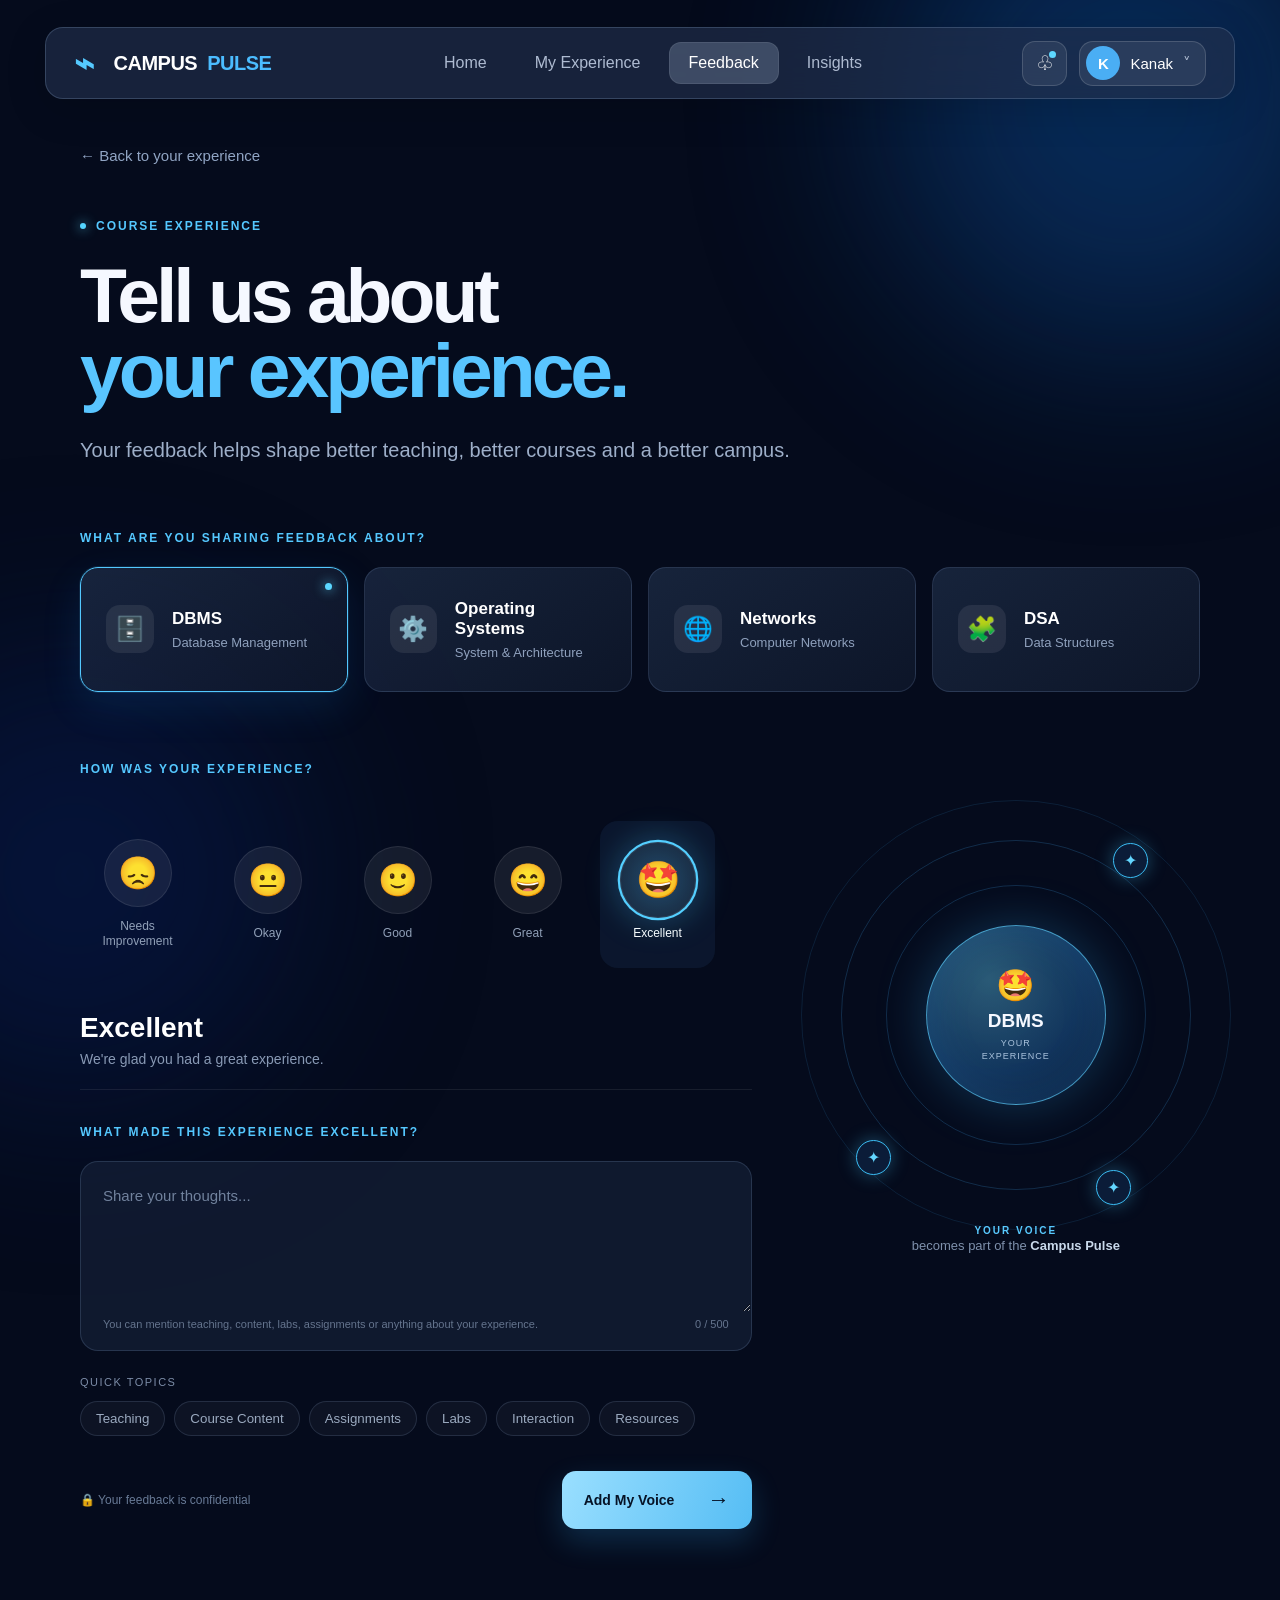
<file: feedback.html>
<!DOCTYPE html>
<html lang="en">
<head>
    <meta charset="UTF-8">
    <meta name="viewport" content="width=device-width, initial-scale=1.0">

    <title>Campus Pulse | Feedback</title>

    <link rel="stylesheet" href="css/style.css">
    <link rel="stylesheet" href="css/feedback.css">
</head>

<body>

    <!-- Background -->
    <div class="background-glow glow-one"></div>
    <div class="background-glow glow-two"></div>

    <!-- NAVBAR -->
    <header class="navbar">

        <div class="brand">
            <span class="brand-icon">⌁</span>
            <span class="brand-white">CAMPUS</span>
            <span class="brand-blue">PULSE</span>
        </div>

        <nav class="nav-links">

            <a href="index.html">Home</a>

            <a href="experience.html">
                My Experience
            </a>

            <a href="feedback.html" class="active">
                Feedback
            </a>

            <a href="insights.html">
                Insights
            </a>

        </nav>

        <div class="nav-right">

            <button class="notification">
                ♧
                <span class="notification-dot"></span>
            </button>

            <button class="profile">

                <span class="profile-circle">
                    K
                </span>

                <span>Kanak</span>

                <span class="arrow">
                    ˅
                </span>

            </button>

        </div>

    </header>


    <!-- MAIN -->
    <main class="feedback-page">

        <!-- BACK -->
        <a href="experience.html" class="back-link">
            ← Back to your experience
        </a>


        <!-- HERO -->
        <section class="feedback-hero">

            <div class="hero-label">
                <span></span>
                COURSE EXPERIENCE
            </div>

            <h1>
                Tell us about<br>
                <span>your experience.</span>
            </h1>

            <p>
                Your feedback helps shape better teaching,
                better courses and a better campus.
            </p>

        </section>


        <!-- COURSE SELECTION -->
        <section class="feedback-section">

            <div class="section-label">
                WHAT ARE YOU SHARING FEEDBACK ABOUT?
            </div>


            <div class="course-grid">

                <button class="course-card selected"
                        data-course="DBMS">

                    <div class="course-icon">
                        🗄️
                    </div>

                    <div>
                        <h3>DBMS</h3>
                        <p>Database Management</p>
                    </div>

                    <span class="selected-dot"></span>

                </button>


                <button class="course-card"
                        data-course="Operating Systems">

                    <div class="course-icon">
                        ⚙️
                    </div>

                    <div>
                        <h3>Operating Systems</h3>
                        <p>System & Architecture</p>
                    </div>

                    <span class="selected-dot"></span>

                </button>


                <button class="course-card"
                        data-course="Networks">

                    <div class="course-icon">
                        🌐
                    </div>

                    <div>
                        <h3>Networks</h3>
                        <p>Computer Networks</p>
                    </div>

                    <span class="selected-dot"></span>

                </button>


                <button class="course-card"
                        data-course="DSA">

                    <div class="course-icon">
                        🧩
                    </div>

                    <div>
                        <h3>DSA</h3>
                        <p>Data Structures</p>
                    </div>

                    <span class="selected-dot"></span>

                </button>

            </div>

        </section>


        <!-- FEEDBACK AREA -->
        <section class="experience-layout">


            <!-- LEFT -->
            <div class="experience-content">

                <div class="section-label">
                    HOW WAS YOUR EXPERIENCE?
                </div>


                <!-- EMOTION -->
                <div class="emotion-container">

                    <button class="emotion"
                            data-rating="1">

                        <span>😞</span>

                        <small>
                            Needs<br>
                            Improvement
                        </small>

                    </button>


                    <button class="emotion"
                            data-rating="2">

                        <span>😐</span>

                        <small>
                            Okay
                        </small>

                    </button>


                    <button class="emotion"
                            data-rating="3">

                        <span>🙂</span>

                        <small>
                            Good
                        </small>

                    </button>


                    <button class="emotion"
                            data-rating="4">

                        <span>😄</span>

                        <small>
                            Great
                        </small>

                    </button>


                    <button class="emotion active"
                            data-rating="5">

                        <span>🤩</span>

                        <small>
                            Excellent
                        </small>

                    </button>

                </div>


                <!-- DYNAMIC MESSAGE -->

                <div class="rating-message">

                    <h2 id="ratingTitle">
                        Excellent
                    </h2>

                    <p id="ratingDescription">
                        We're glad you had a great experience.
                    </p>

                </div>


                <!-- COMMENT -->

                <div class="comment-section">

                    <div class="section-label">
                        <span id="questionText">
                            WHAT MADE THIS EXPERIENCE EXCELLENT?
                        </span>
                    </div>


                    <div class="textarea-wrapper">

                        <textarea
                            id="feedbackText"
                            maxlength="500"
                            placeholder="Share your thoughts..."
                        ></textarea>

                        <div class="textarea-footer">

                            <span>
                                You can mention teaching,
                                content, labs, assignments
                                or anything about your experience.
                            </span>

                            <span id="charCount">
                                0 / 500
                            </span>

                        </div>

                    </div>


                    <!-- TAGS -->

                    <div class="tag-section">

                        <span class="tag-title">
                            QUICK TOPICS
                        </span>

                        <div class="tags">

                            <button class="tag">
                                Teaching
                            </button>

                            <button class="tag">
                                Course Content
                            </button>

                            <button class="tag">
                                Assignments
                            </button>

                            <button class="tag">
                                Labs
                            </button>

                            <button class="tag">
                                Interaction
                            </button>

                            <button class="tag">
                                Resources
                            </button>

                        </div>

                    </div>

                </div>


                <!-- SUBMIT -->

                <div class="submit-area">

                    <div class="privacy">
                        🔒 Your feedback is confidential
                    </div>

                    <button id="submitFeedback"
                            class="submit-button">

                        <span>
                            Add My Voice
                        </span>

                        <strong>→</strong>

                    </button>

                </div>

            </div>


            <!-- RIGHT VISUAL -->

            <aside class="experience-visual">

                <div class="orb-container">

                    <div class="orbit orbit-one"></div>
                    <div class="orbit orbit-two"></div>
                    <div class="orbit orbit-three"></div>


                    <div class="orbit-node node-one">
                        ✦
                    </div>

                    <div class="orbit-node node-two">
                        ✦
                    </div>

                    <div class="orbit-node node-three">
                        ✦
                    </div>


                    <div class="main-orb">

                        <div class="orb-icon">
                            🤩
                        </div>

                        <div class="orb-course">
                            DBMS
                        </div>

                        <div class="orb-text">
                            YOUR<br>
                            EXPERIENCE
                        </div>

                    </div>

                </div>


                <div class="visual-caption">

                    <span>YOUR VOICE</span>

                    <p>
                        becomes part of the
                        <strong>Campus Pulse</strong>
                    </p>

                </div>

            </aside>

        </section>

    </main>


    <!-- SUCCESS MODAL -->

    <div class="success-overlay" id="successOverlay">

        <div class="success-card">

            <div class="success-orb">
                ✓
            </div>

            <h2>
                Your voice has been heard.
            </h2>

            <p>
                Your experience is now part of
                Campus Pulse.
            </p>

            <button id="closeSuccess">
                Continue →
            </button>

        </div>

    </div>


    <script src="js/feedback.js"></script>

</body>
</html>
</file>
<file: css/style.css>
/* =========================================
   GLOBAL
========================================= */

* {
    margin: 0;
    padding: 0;
    box-sizing: border-box;
}

:root {
    --background: #061126;
    --background-two: #0a1d3c;

    --text: #f5f8ff;
    --muted: #9eabc3;

    --blue: #66bfff;
    --cyan: #62e5ff;

    --glass: rgba(255, 255, 255, 0.075);
    --glass-border: rgba(255, 255, 255, 0.16);

    --radius: 20px;
}

html {
    scroll-behavior: smooth;
}

body {
    min-height: 100vh;

    font-family: "Inter", sans-serif;

    color: var(--text);

    background:
        radial-gradient(
            circle at 78% 40%,
            rgba(40, 142, 221, 0.28),
            transparent 35%
        ),
        radial-gradient(
            circle at 20% 20%,
            rgba(50, 86, 180, 0.18),
            transparent 35%
        ),
        linear-gradient(
            135deg,
            #030a19,
            #06152e 55%,
            #0a2749
        );

    overflow-x: hidden;
}


/* =========================================
   BACKGROUND
========================================= */

.background-grid {

    position: fixed;

    inset: 0;

    pointer-events: none;

    opacity: 0.12;

    background-image:
        linear-gradient(
            rgba(255,255,255,0.04) 1px,
            transparent 1px
        ),
        linear-gradient(
            90deg,
            rgba(255,255,255,0.04) 1px,
            transparent 1px
        );

    background-size: 80px 80px;

    mask-image:
        radial-gradient(
            ellipse at center,
            black,
            transparent 80%
        );
}


.background-glow {

    position: fixed;

    width: 500px;
    height: 500px;

    border-radius: 50%;

    filter: blur(100px);

    pointer-events: none;

    opacity: 0.25;
}

.glow-one {

    right: -150px;
    top: 100px;

    background: #278ddd;
}

.glow-two {

    left: -200px;
    bottom: -200px;

    background: #3345a8;
}


/* =========================================
   NAVBAR
========================================= */

.navbar {

    position: relative;

    width: calc(100% - 100px);

    margin: 28px auto 0;

    height: 64px;

    padding: 0 18px 0 24px;

    display: flex;

    align-items: center;

    justify-content: space-between;

    border: 1px solid var(--glass-border);

    background: rgba(255,255,255,0.075);

    backdrop-filter: blur(22px);

    -webkit-backdrop-filter: blur(22px);

    border-radius: 16px;

    box-shadow:
        0 20px 50px rgba(0,0,0,0.25);

    z-index: 20;
}


/* BRAND */

.brand {

    display: flex;

    align-items: center;

    gap: 10px;

    font-size: 16px;

    font-weight: 700;

    letter-spacing: 0.2px;
}

.brand strong {
    color: var(--blue);
}


.pulse-logo {

    width: 30px;
    height: 30px;

    display: flex;

    align-items: center;
    justify-content: center;

    color: var(--cyan);

    font-size: 18px;
}


/* NAV LINKS */

.nav-links {

    display: flex;

    gap: 8px;

    margin-left: 80px;

    flex: 1;
}

.nav-link {

    color: #aebbd0;

    text-decoration: none;

    padding: 10px 17px;

    border-radius: 10px;

    font-size: 14px;

    transition: 0.3s;
}

.nav-link:hover {

    color: white;

    background: rgba(255,255,255,0.07);
}

.nav-link.active {

    color: white;

    background: rgba(255,255,255,0.15);

    box-shadow:
        inset 0 0 0 1px rgba(255,255,255,0.1);
}


/* RIGHT NAV */

.nav-right {

    display: flex;

    align-items: center;

    gap: 10px;
}

.notification-btn {

    position: relative;

    width: 40px;
    height: 40px;

    border-radius: 12px;

    border: 1px solid var(--glass-border);

    background: rgba(255,255,255,0.07);

    color: #d6e1f1;

    cursor: pointer;

    transition: 0.3s;
}

.notification-btn:hover {

    background: rgba(255,255,255,0.14);

    transform: translateY(-2px);
}

.notification-dot {

    position: absolute;

    width: 6px;
    height: 6px;

    border-radius: 50%;

    background: var(--cyan);

    top: 8px;
    right: 9px;
}


.profile {

    height: 42px;

    display: flex;

    align-items: center;

    gap: 10px;

    padding: 5px 13px 5px 6px;

    border-radius: 13px;

    border: 1px solid var(--glass-border);

    background: rgba(255,255,255,0.07);

    color: white;

    cursor: pointer;
}

.profile i {

    font-size: 10px;

    color: #9cabc0;
}

.avatar {

    width: 31px;
    height: 31px;

    border-radius: 50%;

    display: flex;

    align-items: center;
    justify-content: center;

    background:
        linear-gradient(
            135deg,
            #66c9ff,
            #3569ca
        );

    font-weight: 700;

    font-size: 13px;
}


/* =========================================
   MAIN
========================================= */

.main-container {

    width: calc(100% - 100px);

    margin: 0 auto;

    padding-bottom: 40px;
}


/* =========================================
   HERO
========================================= */

.hero-section {

    min-height: 650px;

    display: grid;

    grid-template-columns: 43% 57%;

    align-items: center;

    gap: 10px;
}


/* HERO TEXT */

.hero-content {

    padding-left: 20px;

    position: relative;

    z-index: 5;
}


.eyebrow {

    display: flex;

    align-items: center;

    gap: 8px;

    color: #85bde4;

    font-size: 11px;

    letter-spacing: 1.7px;

    font-weight: 600;

    margin-bottom: 20px;
}

.eyebrow-dot {

    width: 7px;
    height: 7px;

    border-radius: 50%;

    background: var(--cyan);

    box-shadow:
        0 0 14px var(--cyan);
}


.hero-content h1 {

    font-size: clamp(55px, 5.2vw, 84px);

    line-height: 0.98;

    letter-spacing: -4px;

    font-weight: 800;

    margin-bottom: 28px;

    text-shadow:
        0 5px 30px rgba(0,0,0,0.25);
}

.hero-content h1 span {

    background:
        linear-gradient(
            100deg,
            #ffffff,
            #8fcfff
        );

    -webkit-background-clip: text;

    background-clip: text;

    color: transparent;
}


.hero-description {

    color: #a9b7cc;

    font-size: 17px;

    line-height: 1.7;

    max-width: 510px;

    margin-bottom: 32px;
}


/* HERO BUTTONS */

.hero-actions {

    display: flex;

    align-items: center;

    gap: 18px;
}


.primary-btn {

    border: none;

    padding: 15px 20px 15px 24px;

    border-radius: 13px;

    background:
        linear-gradient(
            135deg,
            #a8dcff,
            #63bfff
        );

    color: #041329;

    font-weight: 700;

    font-size: 14px;

    display: flex;

    align-items: center;

    gap: 15px;

    cursor: pointer;

    box-shadow:
        0 0 30px rgba(83,190,255,0.32);

    transition: 0.3s;
}

.primary-btn:hover {

    transform: translateY(-3px);

    box-shadow:
        0 0 45px rgba(83,190,255,0.48);
}

.primary-btn i {

    transition: 0.3s;
}

.primary-btn:hover i {

    transform: translateX(5px);
}


.secondary-btn {

    border: none;

    background: transparent;

    color: #aab7ca;

    font-size: 14px;

    cursor: pointer;

    transition: 0.3s;
}

.secondary-btn:hover {

    color: white;
}


.trust-message {

    margin-top: 25px;

    display: flex;

    align-items: center;

    gap: 8px;

    color: #71829e;

    font-size: 11px;
}


/* =========================================
   EXPERIENCE UNIVERSE
========================================= */

.universe-container {

    position: relative;

    width: 700px;

    height: 610px;

    margin-left: -20px;
}


/* ORBITS */

.orbit {

    position: absolute;

    border: 1px solid rgba(103,190,255,0.14);

    border-radius: 50%;

    left: 50%;
    top: 50%;

    transform: translate(-50%, -50%);

    pointer-events: none;
}

.orbit-large {

    width: 590px;
    height: 590px;

    animation: rotateOrbit 45s linear infinite;
}

.orbit-medium {

    width: 430px;
    height: 430px;

    border-color: rgba(103,190,255,0.18);

    animation: rotateOrbitReverse 30s linear infinite;
}

.orbit-small {

    width: 280px;
    height: 280px;

    border-color: rgba(103,190,255,0.22);
}


@keyframes rotateOrbit {

    from {
        transform: translate(-50%, -50%) rotate(0deg);
    }

    to {
        transform: translate(-50%, -50%) rotate(360deg);
    }
}

@keyframes rotateOrbitReverse {

    from {
        transform: translate(-50%, -50%) rotate(360deg);
    }

    to {
        transform: translate(-50%, -50%) rotate(0deg);
    }
}


/* CONNECTIONS */

.connections {

    position: absolute;

    inset: 0;

    width: 100%;
    height: 100%;

    z-index: 1;
}

.connection-line {

    stroke: rgba(101,199,255,0.5);

    stroke-width: 1.3;

    stroke-dasharray: 4 8;

    animation: connectionFlow 5s linear infinite;
}

.courses-line {

    stroke: rgba(105,224,255,0.9);

    stroke-width: 2.3;

    filter:
        drop-shadow(0 0 5px rgba(76,215,255,0.6));
}

@keyframes connectionFlow {

    to {
        stroke-dashoffset: -100;
    }
}


/* =========================================
   CENTRAL NODE
========================================= */

.central-node {

    position: absolute;

    left: 50%;
    top: 50%;

    transform: translate(-50%, -50%);

    width: 170px;
    height: 170px;

    border-radius: 50%;

    display: flex;

    align-items: center;
    justify-content: center;

    background:
        radial-gradient(
            circle,
            rgba(99,213,255,0.32),
            rgba(43,102,165,0.2) 55%,
            rgba(20,54,91,0.2)
        );

    border: 1px solid rgba(146,220,255,0.45);

    box-shadow:
        0 0 30px rgba(72,193,255,0.25),
        inset 0 0 35px rgba(101,210,255,0.18);

    z-index: 5;

    animation: centralPulse 4s ease-in-out infinite;
}

@keyframes centralPulse {

    50% {

        box-shadow:
            0 0 55px rgba(72,193,255,0.38),
            inset 0 0 45px rgba(101,210,255,0.22);
    }
}


.central-inner {

    text-align: center;

    position: relative;

    z-index: 2;
}

.central-icon {

    width: 28px;
    height: 28px;

    margin: 0 auto 7px;

    color: #a7e3ff;

    font-size: 18px;
}

.central-inner h2 {

    font-size: 25px;

    letter-spacing: 1px;

    margin-bottom: 3px;
}

.central-inner p {

    color: #d2e5f5;

    font-size: 12px;

    line-height: 1.4;
}


/* =========================================
   EXPERIENCE NODES
========================================= */

.experience-node {

    position: absolute;

    min-width: 155px;

    padding: 12px 15px;

    display: flex;

    align-items: center;

    gap: 10px;

    border: 1px solid rgba(174,220,248,0.25);

    background:
        linear-gradient(
            135deg,
            rgba(255,255,255,0.12),
            rgba(255,255,255,0.05)
        );

    backdrop-filter: blur(16px);

    -webkit-backdrop-filter: blur(16px);

    color: white;

    border-radius: 30px;

    cursor: pointer;

    z-index: 7;

    box-shadow:
        0 15px 30px rgba(0,0,0,0.18);

    transition:
        transform 0.35s,
        box-shadow 0.35s,
        border-color 0.35s;
}

.experience-node:hover {

    transform: scale(1.06);

    border-color: rgba(130,220,255,0.65);

    box-shadow:
        0 0 25px rgba(71,192,255,0.2);
}


.node-icon {

    width: 36px;
    height: 36px;

    flex-shrink: 0;

    border-radius: 50%;

    display: flex;

    align-items: center;
    justify-content: center;

    background: rgba(255,255,255,0.1);

    color: #a8dcff;

    font-size: 15px;
}

.experience-node strong {

    display: block;

    font-size: 13px;

    text-align: left;

    letter-spacing: 0.3px;
}

.experience-node small {

    display: block;

    color: #b1c2d6;

    font-size: 10px;

    margin-top: 3px;

    white-space: nowrap;
}

.status-dot {

    position: absolute;

    width: 6px;
    height: 6px;

    background: #55edbb;

    border-radius: 50%;

    right: 11px;
    top: 9px;

    box-shadow:
        0 0 8px #55edbb;
}


/* NODE POSITIONS */

.faculty-node {

    left: 70px;
    top: 70px;
}

.courses-node {

    right: 20px;
    top: 70px;
}

.campus-node {

    left: 40px;
    top: 270px;
}

.labs-node {

    right: 5px;
    top: 315px;
}

.feedback-node {

    left: 190px;
    bottom: 25px;
}


/* ACTIVE */

.active-node {

    border-color: rgba(109,222,255,0.7);

    box-shadow:
        0 0 30px rgba(63,203,255,0.3);
}


/* =========================================
   TOOLTIP
========================================= */

.node-tooltip {

    position: absolute;

    right: 0;
    top: 145px;

    width: 190px;

    padding: 15px;

    border-radius: 14px;

    background:
        rgba(35,67,100,0.72);

    backdrop-filter: blur(18px);

    border: 1px solid rgba(174,220,248,0.25);

    z-index: 10;

    box-shadow:
        0 20px 40px rgba(0,0,0,0.25);

    animation: tooltipFloat 3s ease-in-out infinite;
}

@keyframes tooltipFloat {

    50% {
        transform: translateY(-5px);
    }
}

.tooltip-label {

    font-size: 9px;

    letter-spacing: 1px;

    color: #93b5d4;

    margin-bottom: 7px;
}

.node-tooltip strong {

    display: block;

    font-size: 13px;

    margin-bottom: 12px;
}

.node-tooltip button {

    border: none;

    background: transparent;

    color: #8ddcff;

    font-size: 11px;

    cursor: pointer;
}


/* =========================================
   PARTICLES
========================================= */

.particle {

    position: absolute;

    width: 4px;
    height: 4px;

    border-radius: 50%;

    background: #8edfff;

    box-shadow:
        0 0 12px #8edfff;

    opacity: 0.7;

    animation: particleFloat 5s ease-in-out infinite;
}

.particle-one {
    left: 15%;
    top: 40%;
}

.particle-two {
    right: 20%;
    top: 20%;
    animation-delay: 1s;
}

.particle-three {
    right: 25%;
    bottom: 15%;
    animation-delay: 2s;
}

.particle-four {
    left: 45%;
    top: 8%;
    animation-delay: 3s;
}

@keyframes particleFloat {

    50% {
        transform: translateY(-15px);
        opacity: 1;
    }
}


/* =========================================
   BOTTOM CARDS
========================================= */

.bottom-section {

    display: grid;

    grid-template-columns: 1.1fr 1.8fr 1fr;

    gap: 18px;

    align-items: stretch;
}


.glass-card {

    border: 1px solid var(--glass-border);

    background:
        linear-gradient(
            135deg,
            rgba(255,255,255,0.09),
            rgba(255,255,255,0.045)
        );

    backdrop-filter: blur(18px);

    border-radius: 18px;

    box-shadow:
        0 20px 45px rgba(0,0,0,0.16);
}


.progress-card,
.emotion-card,
.insight-card {

    padding: 20px;
}


.card-heading {

    display: flex;

    align-items: center;

    justify-content: space-between;

    color: #a9bad0;

    font-size: 10px;

    font-weight: 600;

    letter-spacing: 1px;

    margin-bottom: 15px;
}

.card-heading i {

    color: #73d4ff;
}


/* =========================================
   PROGRESS
========================================= */

.progress-content {

    display: flex;

    align-items: center;

    gap: 18px;
}


.progress-ring {

    position: relative;

    width: 105px;
    height: 105px;

    flex-shrink: 0;
}

.progress-ring svg {

    width: 100%;
    height: 100%;

    transform: rotate(-90deg);
}

.progress-ring circle {

    fill: none;

    stroke-width: 7;
}

.ring-background {

    stroke: rgba(255,255,255,0.08);
}

.ring-progress {

    stroke: #6edcff;

    stroke-linecap: round;

    stroke-dasharray: 314;

    stroke-dashoffset: 104;

    filter:
        drop-shadow(0 0 7px rgba(75,215,255,0.6));
}

.progress-number {

    position: absolute;

    inset: 0;

    display: flex;

    align-items: center;
    justify-content: center;

    font-size: 24px;

    font-weight: 700;
}

.progress-text strong {

    display: block;

    font-size: 12px;

    margin-bottom: 8px;
}

.progress-text span {

    display: block;

    color: #899ab1;

    font-size: 10px;

    line-height: 1.5;
}


/* =========================================
   EMOTION
========================================= */

.emotion-list {

    display: flex;

    justify-content: space-between;

    align-items: center;

    gap: 8px;
}

.emotion {

    border: none;

    background: transparent;

    color: #aab8ca;

    cursor: pointer;

    text-align: center;

    transition: 0.3s;
}

.emotion span {

    width: 45px;
    height: 45px;

    display: flex;

    align-items: center;
    justify-content: center;

    margin: auto;

    font-size: 24px;

    border-radius: 50%;

    background: rgba(255,255,255,0.08);

    border: 1px solid rgba(255,255,255,0.09);

    transition: 0.3s;
}

.emotion small {

    display: block;

    margin-top: 8px;

    font-size: 9px;

    white-space: nowrap;
}

.emotion:hover span {

    transform: translateY(-4px);

    background: rgba(255,255,255,0.14);
}

.emotion.selected span {

    border-color: #72dcff;

    box-shadow:
        0 0 20px rgba(85,209,255,0.3);

    transform: translateY(-4px);
}

.emotion.selected {

    color: white;
}


/* =========================================
   INSIGHT
========================================= */

.insight-header {

    display: flex;

    align-items: center;

    gap: 10px;

    font-size: 10px;

    letter-spacing: 1px;

    color: #aabdd1;

    margin-bottom: 15px;
}

.ai-icon {

    width: 27px;
    height: 27px;

    border-radius: 9px;

    display: flex;

    align-items: center;
    justify-content: center;

    background: rgba(94,209,255,0.13);

    color: #78ddff;
}

.insight-card p {

    color: #b5c5d7;

    font-size: 12px;

    line-height: 1.6;

    margin-bottom: 12px;
}

.insight-card p strong {

    color: white;
}

.trend {

    display: flex;

    align-items: center;

    gap: 8px;

    color: #67e3bd;
}

.trend i {

    font-size: 15px;
}

.trend strong {

    font-size: 18px;
}

.trend span {

    color: #73869d;

    font-size: 9px;
}


/* =========================================
   MODAL
========================================= */

.modal-overlay {

    position: fixed;

    inset: 0;

    display: none;

    align-items: center;
    justify-content: center;

    background: rgba(1,7,18,0.72);

    backdrop-filter: blur(10px);

    z-index: 100;
}

.modal-overlay.show {

    display: flex;
}

.feedback-modal {

    position: relative;

    width: 500px;

    padding: 40px;

    border-radius: 24px;

    border: 1px solid rgba(150,220,255,0.2);

    background:
        linear-gradient(
            135deg,
            rgba(22,49,79,0.95),
            rgba(9,25,47,0.95)
        );

    box-shadow:
        0 30px 100px rgba(0,0,0,0.5);

    animation: modalIn 0.35s ease;
}

@keyframes modalIn {

    from {
        opacity: 0;
        transform: translateY(20px) scale(0.97);
    }

    to {
        opacity: 1;
        transform: translateY(0) scale(1);
    }
}

.close-modal {

    position: absolute;

    right: 20px;
    top: 20px;

    width: 35px;
    height: 35px;

    border: none;

    border-radius: 10px;

    background: rgba(255,255,255,0.07);

    color: #aab9ca;

    cursor: pointer;
}

.modal-icon {

    width: 50px;
    height: 50px;

    border-radius: 15px;

    display: flex;

    align-items: center;
    justify-content: center;

    background: rgba(94,211,255,0.12);

    color: #6fdcff;

    font-size: 22px;

    margin-bottom: 20px;
}

.modal-label {

    font-size: 10px;

    letter-spacing: 1.5px;

    color: #6fdcff;
}

.feedback-modal h2 {

    font-size: 30px;

    line-height: 1.2;

    margin: 12px 0 25px;
}

.modal-options {

    display: grid;

    grid-template-columns: 1fr 1fr;

    gap: 12px;
}

.modal-options button {

    padding: 18px;

    border: 1px solid rgba(255,255,255,0.12);

    background: rgba(255,255,255,0.06);

    color: white;

    border-radius: 14px;

    cursor: pointer;

    display: flex;

    align-items: center;

    gap: 10px;

    transition: 0.3s;
}

.modal-options button:hover {

    border-color: #6bdcff;

    background: rgba(87,204,255,0.1);

    transform: translateY(-2px);
}

.modal-options i {

    color: #76dfff;
}


/* =========================================
   RESPONSIVE
========================================= */

@media (max-width: 1200px) {

    .navbar,
    .main-container {

        width: calc(100% - 40px);
    }

    .hero-section {

        grid-template-columns: 1fr;

        padding-top: 60px;
    }

    .hero-content {

        padding-left: 0;
    }

    .universe-container {

        margin: 0 auto;
    }

    .bottom-section {

        grid-template-columns: 1fr 1fr;
    }

    .insight-card {

        grid-column: span 2;
    }
}


@media (max-width: 800px) {

    .navbar {

        width: calc(100% - 20px);

        margin-top: 10px;
    }

    .nav-links {

        display: none;
    }

    .main-container {

        width: calc(100% - 30px);
    }

    .hero-content h1 {

        font-size: 48px;

        letter-spacing: -2px;
    }

    .universe-container {

        transform: scale(0.75);

        transform-origin: top center;

        margin-bottom: -120px;
    }

    .bottom-section {

        grid-template-columns: 1fr;
    }

    .insight-card {

        grid-column: span 1;
    }
}
</file>
<file: css/feedback.css>
/* =========================================
   FEEDBACK PAGE
========================================= */

* {
    box-sizing: border-box;
}

body {
    margin: 0;
    background: #050b1c;
    color: #f5f8ff;
    font-family: Arial, Helvetica, sans-serif;
    overflow-x: hidden;
}


/* =========================================
   BACKGROUND
========================================= */

.background-glow {
    position: fixed;
    pointer-events: none;
    filter: blur(100px);
    border-radius: 50%;
    opacity: 0.45;
    z-index: -1;
}

.glow-one {
    width: 500px;
    height: 500px;
    background: #0b4f9c;
    top: -150px;
    right: -100px;
}

.glow-two {
    width: 450px;
    height: 450px;
    background: #071e5b;
    bottom: -200px;
    left: -150px;
}


/* =========================================
   NAVBAR
========================================= */

.navbar {
    width: calc(100% - 90px);
    height: 72px;

    margin: 27px 45px 0;

    padding: 0 28px;

    display: flex;
    align-items: center;

    background: rgba(35, 49, 77, 0.65);

    border: 1px solid rgba(160, 190, 225, 0.22);

    border-radius: 18px;

    backdrop-filter: blur(20px);

    box-shadow:
        0 10px 40px rgba(0, 0, 0, 0.15);
}


/* BRAND */

.brand {
    display: flex;
    align-items: center;

    min-width: 270px;

    font-size: 20px;
    font-weight: 800;

    letter-spacing: -0.5px;
}

.brand-icon {
    color: #55caff;
    font-size: 34px;
    margin-right: 10px;
}

.brand-white {
    color: white;
}

.brand-blue {
    color: #4bbcff;
}


/* NAV LINKS */

.nav-links {
    display: flex;
    align-items: center;
    gap: 8px;

    flex: 1;
}

.nav-links a {
    color: #aebbd1;

    text-decoration: none;

    padding: 12px 20px;

    border-radius: 12px;

    font-size: 16px;

    transition: 0.25s ease;
}

.nav-links a:hover {
    color: white;
    background: rgba(255,255,255,0.08);
}

.nav-links a.active {
    color: white;

    background: rgba(110, 125, 150, 0.45);

    box-shadow:
        inset 0 0 0 1px rgba(255,255,255,0.08);
}


/* NAV RIGHT */

.nav-right {
    display: flex;
    align-items: center;
    gap: 12px;
}

.notification {
    width: 45px;
    height: 45px;

    border-radius: 13px;

    border: 1px solid rgba(255,255,255,0.15);

    background: rgba(255,255,255,0.08);

    color: white;

    font-size: 20px;

    position: relative;
}

.notification-dot {
    width: 7px;
    height: 7px;

    position: absolute;

    right: 10px;
    top: 9px;

    background: #5ed8ff;

    border-radius: 50%;
}


.profile {
    height: 45px;

    display: flex;
    align-items: center;

    gap: 10px;

    padding: 5px 14px 5px 6px;

    border-radius: 14px;

    border: 1px solid rgba(255,255,255,0.15);

    background: rgba(255,255,255,0.08);

    color: white;

    font-size: 15px;
}

.profile-circle {
    width: 34px;
    height: 34px;

    display: flex;
    align-items: center;
    justify-content: center;

    border-radius: 50%;

    background: #4aaef4;

    font-weight: bold;
}

.arrow {
    color: #aebbd1;
}


/* =========================================
   PAGE CONTAINER
========================================= */

.feedback-page {

    width: calc(100% - 160px);

    max-width: 1380px;

    margin: 0 auto;

    padding: 48px 0 80px;
}


/* =========================================
   BACK
========================================= */

.back-link {
    color: #91a5c4;

    text-decoration: none;

    font-size: 15px;

    display: inline-block;

    margin-bottom: 55px;

    transition: 0.2s;
}

.back-link:hover {
    color: #65caff;
}


/* =========================================
   HERO
========================================= */

.feedback-hero {
    max-width: 850px;
}

.hero-label,
.section-label {
    color: #55c8ff;

    font-size: 12px;

    font-weight: 700;

    letter-spacing: 2px;
}

.hero-label {
    display: flex;
    align-items: center;

    gap: 10px;

    margin-bottom: 25px;
}

.hero-label span {
    width: 6px;
    height: 6px;

    border-radius: 50%;

    background: #55d5ff;

    box-shadow:
        0 0 12px #55d5ff;
}


.feedback-hero h1 {
    margin: 0;

    font-size: clamp(55px, 6vw, 82px);

    line-height: 0.98;

    letter-spacing: -4px;

    font-weight: 800;
}

.feedback-hero h1 span {
    color: #59c5ff;
}

.feedback-hero p {
    margin-top: 25px;

    max-width: 760px;

    color: #9eafc9;

    font-size: 20px;

    line-height: 1.6;
}


/* =========================================
   COURSE SECTION
========================================= */

.feedback-section {
    margin-top: 65px;
}

.section-label {
    margin-bottom: 22px;
}


/* COURSE GRID */

.course-grid {
    display: grid;

    grid-template-columns:
        repeat(4, minmax(0, 1fr));

    gap: 16px;

    width: 100%;
}

.course-card {

    position: relative;

    min-height: 125px;

    padding: 25px;

    display: flex;

    align-items: center;

    gap: 18px;

    text-align: left;

    border-radius: 18px;

    border: 1px solid rgba(150,180,220,0.16);

    background:
        linear-gradient(
            145deg,
            rgba(30,45,72,0.72),
            rgba(16,25,46,0.72)
        );

    color: white;

    cursor: pointer;

    transition:
        transform 0.25s ease,
        border 0.25s ease,
        box-shadow 0.25s ease;
}

.course-card:hover {
    transform: translateY(-3px);

    border-color: rgba(85,200,255,0.5);
}

.course-card.selected {

    border-color: #53c8ff;

    box-shadow:
        0 0 0 1px rgba(83,200,255,0.12),
        0 15px 40px rgba(30,150,255,0.12);
}

.course-icon {
    width: 48px;
    height: 48px;

    display: flex;
    align-items: center;
    justify-content: center;

    border-radius: 14px;

    background: rgba(255,255,255,0.08);

    font-size: 24px;
}

.course-card h3 {
    margin: 0 0 6px;

    font-size: 17px;
}

.course-card p {
    margin: 0;

    color: #8fa1bd;

    font-size: 13px;
}

.selected-dot {
    position: absolute;

    top: 15px;
    right: 15px;

    width: 7px;
    height: 7px;

    border-radius: 50%;

    background: transparent;
}

.course-card.selected .selected-dot {
    background: #5bd7ff;

    box-shadow:
        0 0 12px #5bd7ff;
}


/* =========================================
   EXPERIENCE LAYOUT
========================================= */

.experience-layout {

    margin-top: 70px;

    display: grid;

    grid-template-columns:
        minmax(0, 1.55fr)
        minmax(360px, 0.85fr);

    gap: 80px;

    align-items: start;
}


/* =========================================
   EMOTIONS
========================================= */

.emotion-container {

    display: flex;

    gap: 15px;

    margin-top: 35px;

    padding: 10px 0;
}

.emotion {

    width: 115px;

    padding: 18px 10px;

    border: none;

    background: transparent;

    color: #91a0b8;

    cursor: pointer;

    border-radius: 18px;

    transition:
        transform 0.25s ease,
        background 0.25s ease;
}

.emotion span {

    width: 68px;
    height: 68px;

    margin: auto;

    display: flex;

    align-items: center;
    justify-content: center;

    border-radius: 50%;

    background: rgba(255,255,255,0.07);

    font-size: 32px;

    transition: 0.25s ease;
}

.emotion small {

    display: block;

    margin-top: 12px;

    line-height: 1.3;

    font-size: 12px;
}

.emotion:hover {
    transform: translateY(-5px);
}

.emotion.active {
    color: white;

    background: rgba(70,130,190,0.1);
}

.emotion.active span {

    transform: scale(1.12);

    background:
        radial-gradient(
            circle,
            rgba(83,200,255,0.3),
            rgba(255,255,255,0.06)
        );

    box-shadow:
        0 0 0 2px #54cfff,
        0 0 30px rgba(60,200,255,0.35);
}


/* =========================================
   RATING MESSAGE
========================================= */

.rating-message {

    margin-top: 12px;

    padding: 22px 0;

    border-bottom:
        1px solid rgba(255,255,255,0.08);
}

.rating-message h2 {

    margin: 0;

    font-size: 28px;

    color: white;
}

.rating-message p {

    margin: 7px 0 0;

    color: #899ab5;

    font-size: 14px;
}


/* =========================================
   COMMENT
========================================= */

.comment-section {
    margin-top: 35px;
}

.textarea-wrapper {

    border: 1px solid rgba(150,180,220,0.18);

    border-radius: 18px;

    background: rgba(20,31,55,0.72);

    overflow: hidden;

    transition: 0.25s;
}

.textarea-wrapper:focus-within {

    border-color: #4fcaff;

    box-shadow:
        0 0 0 3px rgba(70,190,255,0.08);
}

textarea {

    width: 100%;

    height: 150px;

    padding: 22px;

    border: none;

    outline: none;

    resize: vertical;

    background: transparent;

    color: white;

    font-family: inherit;

    font-size: 15px;

    line-height: 1.6;
}

textarea::placeholder {
    color: #71829d;
}

.textarea-footer {

    display: flex;

    justify-content: space-between;

    gap: 20px;

    padding: 0 22px 18px;

    color: #65758e;

    font-size: 11px;

    line-height: 1.5;
}


/* =========================================
   TAGS
========================================= */

.tag-section {
    margin-top: 25px;
}

.tag-title {

    display: block;

    margin-bottom: 13px;

    color: #7d8da8;

    font-size: 11px;

    letter-spacing: 1.5px;
}

.tags {

    display: flex;

    flex-wrap: wrap;

    gap: 9px;
}

.tag {

    padding: 9px 15px;

    border-radius: 50px;

    border: 1px solid rgba(150,180,220,0.17);

    background: rgba(255,255,255,0.035);

    color: #9baac0;

    cursor: pointer;

    transition: 0.2s;
}

.tag:hover,
.tag.selected {

    color: white;

    border-color: #55caff;

    background: rgba(60,190,255,0.1);
}


/* =========================================
   SUBMIT
========================================= */

.submit-area {

    margin-top: 35px;

    display: flex;

    align-items: center;

    justify-content: space-between;

    gap: 20px;
}

.privacy {

    color: #687a96;

    font-size: 12px;
}

.submit-button {

    min-width: 190px;

    padding: 16px 22px;

    display: flex;

    align-items: center;

    justify-content: space-between;

    gap: 20px;

    border: none;

    border-radius: 14px;

    background:
        linear-gradient(
            110deg,
            #9adfff,
            #55bdf4
        );

    color: #061326;

    font-weight: 800;

    font-size: 14px;

    cursor: pointer;

    box-shadow:
        0 12px 30px rgba(50,180,255,0.2);

    transition: 0.25s;
}

.submit-button:hover {

    transform: translateY(-3px);

    box-shadow:
        0 18px 40px rgba(50,180,255,0.35);
}

.submit-button strong {
    font-size: 22px;
}


/* =========================================
   RIGHT ORB
========================================= */

.experience-visual {

    min-height: 530px;

    display: flex;

    flex-direction: column;

    align-items: center;

    justify-content: center;

    position: relative;
}

.orb-container {

    width: 430px;
    height: 430px;

    position: relative;

    display: flex;

    align-items: center;
    justify-content: center;
}


/* ORBITS */

.orbit {

    position: absolute;

    border: 1px solid rgba(70,180,255,0.2);

    border-radius: 50%;
}

.orbit-one {

    width: 260px;
    height: 260px;

    animation: rotate 18s linear infinite;
}

.orbit-two {

    width: 350px;
    height: 350px;

    animation: rotateReverse 25s linear infinite;
}

.orbit-three {

    width: 430px;
    height: 430px;

    border-color: rgba(70,180,255,0.12);

    animation: rotate 35s linear infinite;
}


/* MAIN ORB */

.main-orb {

    width: 180px;
    height: 180px;

    border-radius: 50%;

    display: flex;

    flex-direction: column;

    align-items: center;

    justify-content: center;

    text-align: center;

    background:
        radial-gradient(
            circle at 35% 30%,
            rgba(100,210,255,0.4),
            rgba(23,68,115,0.75) 55%,
            rgba(8,25,55,0.9)
        );

    border: 1px solid rgba(95,210,255,0.65);

    box-shadow:
        0 0 50px rgba(50,180,255,0.25),
        inset 0 0 40px rgba(70,180,255,0.15);

    z-index: 3;

    animation: pulseOrb 3s ease-in-out infinite;
}

.orb-icon {
    font-size: 31px;
    margin-bottom: 6px;
}

.orb-course {

    font-size: 19px;

    font-weight: 800;
}

.orb-text {

    margin-top: 5px;

    font-size: 9px;

    line-height: 1.4;

    color: #a9c2dc;

    letter-spacing: 1px;
}


/* ORBIT NODES */

.orbit-node {

    position: absolute;

    width: 35px;
    height: 35px;

    display: flex;

    align-items: center;
    justify-content: center;

    border-radius: 50%;

    color: #63d6ff;

    background: #0b1c38;

    border: 1px solid #3bbdf4;

    box-shadow:
        0 0 18px rgba(70,200,255,0.35);

    z-index: 5;
}

.node-one {
    top: 43px;
    right: 83px;
}

.node-two {
    bottom: 55px;
    left: 55px;
}

.node-three {
    bottom: 25px;
    right: 100px;
}


/* CAPTION */

.visual-caption {

    margin-top: -10px;

    text-align: center;
}

.visual-caption span {

    color: #59caff;

    font-size: 10px;

    letter-spacing: 2px;

    font-weight: 700;
}

.visual-caption p {

    color: #7f91ac;

    font-size: 13px;
}

.visual-caption strong {
    color: #c9d9eb;
}


/* =========================================
   SUCCESS
========================================= */

.success-overlay {

    position: fixed;

    inset: 0;

    display: none;

    align-items: center;
    justify-content: center;

    background: rgba(2,7,18,0.75);

    backdrop-filter: blur(12px);

    z-index: 100;
}

.success-overlay.show {
    display: flex;
}

.success-card {

    width: 420px;

    padding: 45px;

    text-align: center;

    border-radius: 25px;

    background:
        linear-gradient(
            145deg,
            rgba(30,52,82,0.95),
            rgba(10,22,45,0.95)
        );

    border: 1px solid rgba(100,200,255,0.25);

    box-shadow:
        0 30px 80px rgba(0,0,0,0.45);
}

.success-orb {

    width: 80px;
    height: 80px;

    margin: 0 auto 25px;

    display: flex;

    align-items: center;
    justify-content: center;

    border-radius: 50%;

    background: rgba(70,200,255,0.15);

    border: 2px solid #58cfff;

    color: #58cfff;

    font-size: 35px;

    box-shadow:
        0 0 40px rgba(70,200,255,0.25);
}

.success-card h2 {
    margin-bottom: 10px;
}

.success-card p {
    color: #8ea1bd;
}

.success-card button {

    margin-top: 20px;

    padding: 13px 25px;

    border: none;

    border-radius: 10px;

    background: #5bc7ff;

    color: #071427;

    font-weight: 700;

    cursor: pointer;
}


/* =========================================
   ANIMATIONS
========================================= */

@keyframes pulseOrb {

    0%,100% {
        transform: scale(1);
    }

    50% {
        transform: scale(1.04);
    }
}

@keyframes rotate {

    from {
        transform: rotate(0deg);
    }

    to {
        transform: rotate(360deg);
    }
}

@keyframes rotateReverse {

    from {
        transform: rotate(360deg);
    }

    to {
        transform: rotate(0deg);
    }
}


/* =========================================
   RESPONSIVE
========================================= */

@media (max-width: 1100px) {

    .navbar {
        width: calc(100% - 40px);
        margin-left: 20px;
        margin-right: 20px;
    }

    .feedback-page {
        width: calc(100% - 80px);
    }

    .brand {
        min-width: 220px;
    }

    .experience-layout {
        grid-template-columns: 1fr;
    }

    .experience-visual {
        min-height: 400px;
    }
}


@media (max-width: 800px) {

    .navbar {
        height: auto;
        padding: 15px;

        flex-wrap: wrap;
        gap: 15px;
    }

    .brand {
        min-width: auto;
    }

    .nav-links {
        order: 3;

        width: 100%;

        overflow-x: auto;
    }

    .nav-right {
        margin-left: auto;
    }

    .feedback-page {
        width: calc(100% - 40px);
    }

    .course-grid {
        grid-template-columns: 1fr 1fr;
    }

    .feedback-hero h1 {
        font-size: 52px;
    }

    .emotion-container {
        justify-content: space-between;
        gap: 4px;
    }

    .emotion {
        width: 75px;
    }

    .emotion span {
        width: 55px;
        height: 55px;
        font-size: 25px;
    }

    .orb-container {
        transform: scale(0.8);
    }
}


@media (max-width: 550px) {

    .course-grid {
        grid-template-columns: 1fr;
    }

    .feedback-hero h1 {
        font-size: 43px;
        letter-spacing: -2px;
    }

    .feedback-hero p {
        font-size: 16px;
    }

    .experience-layout {
        gap: 30px;
    }

    .emotion-container {
        overflow-x: auto;
        justify-content: flex-start;
    }

    .submit-area {
        flex-direction: column;
        align-items: stretch;
    }

    .submit-button {
        width: 100%;
    }

    .experience-visual {
        display: none;
    }
}
</file>
